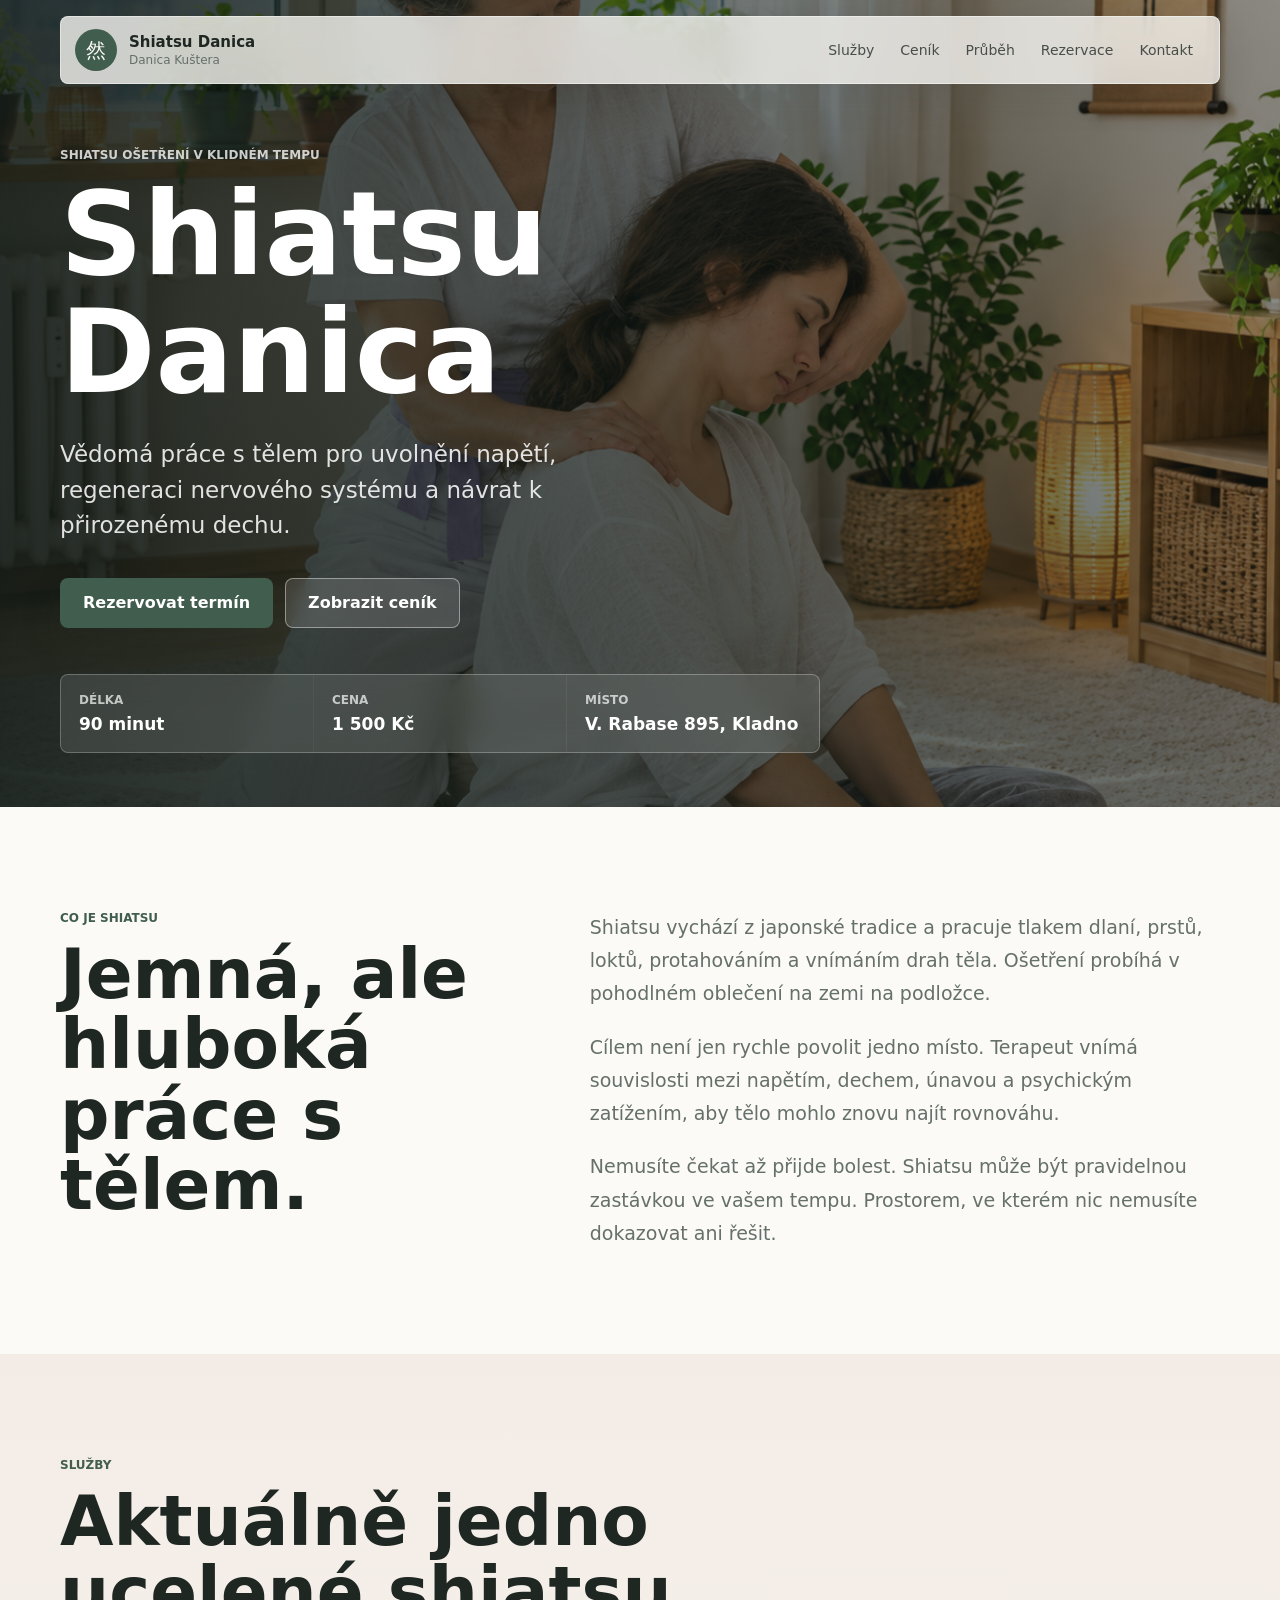
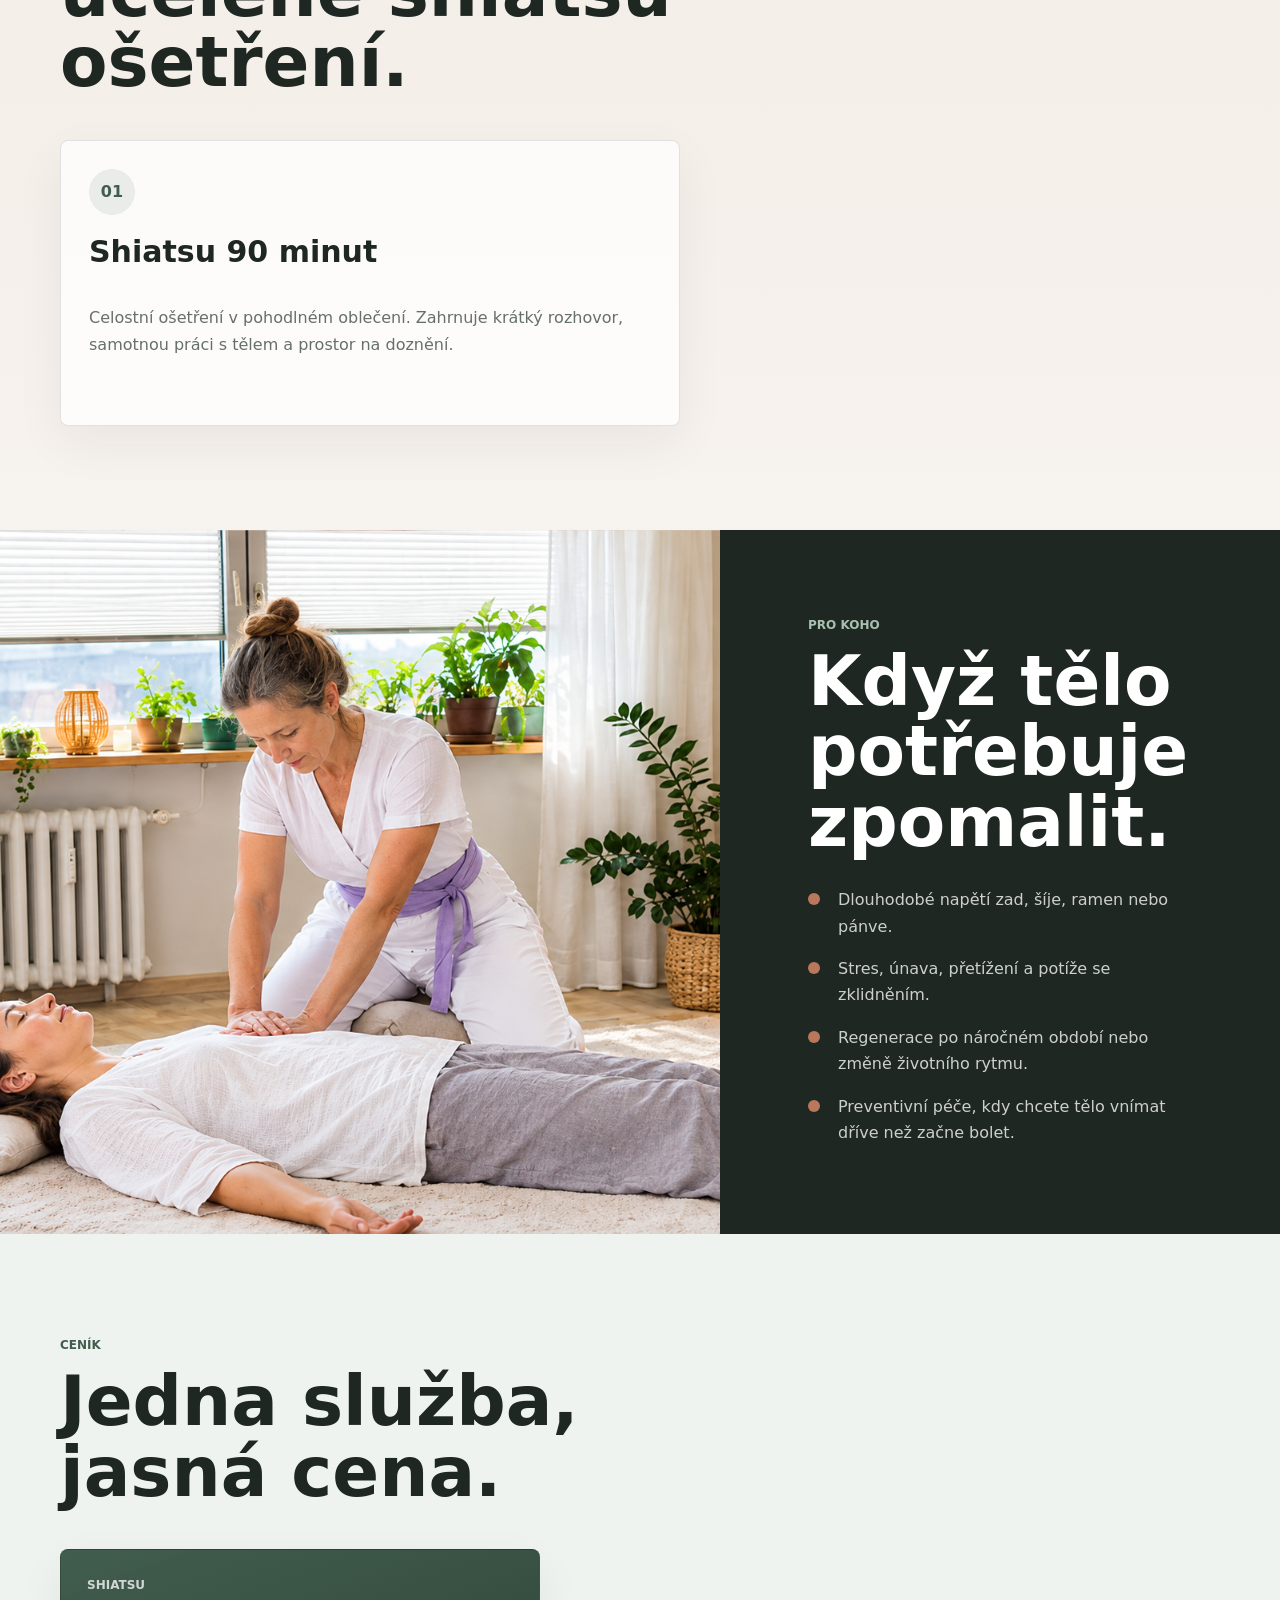
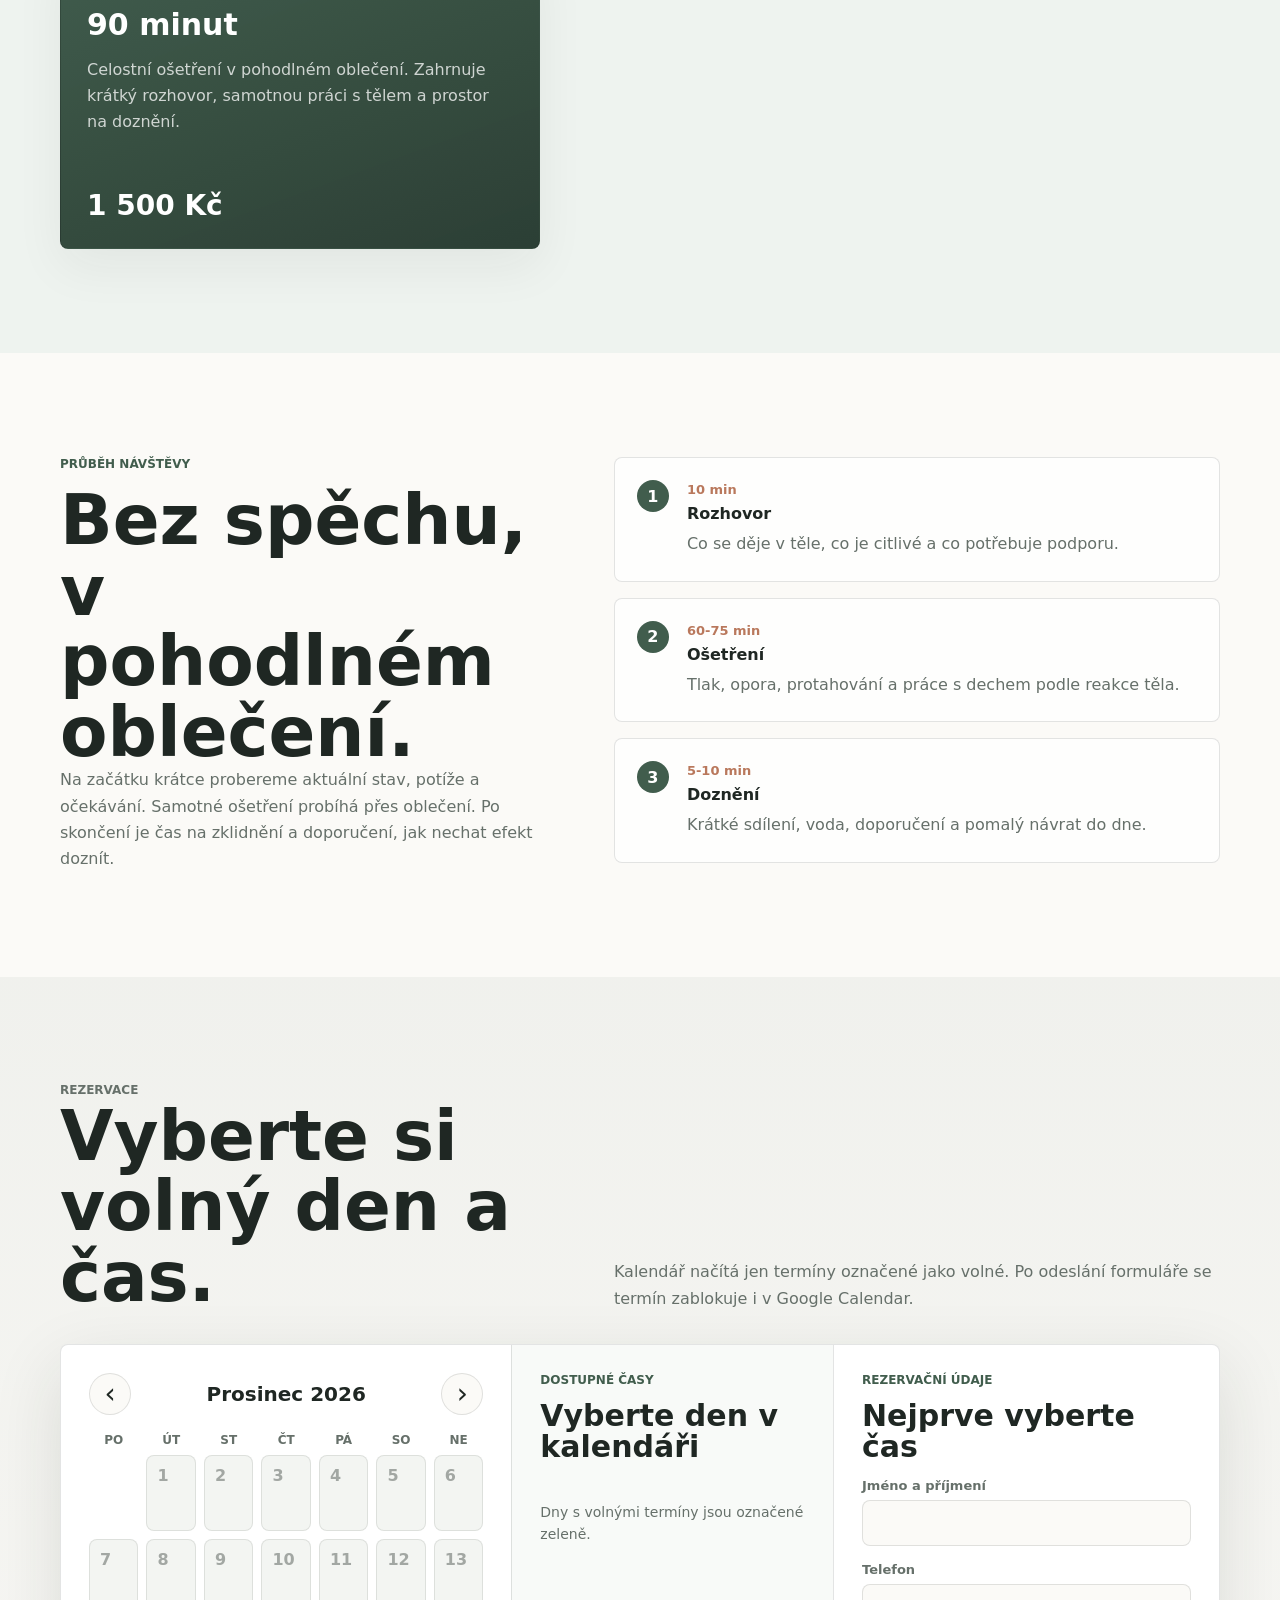
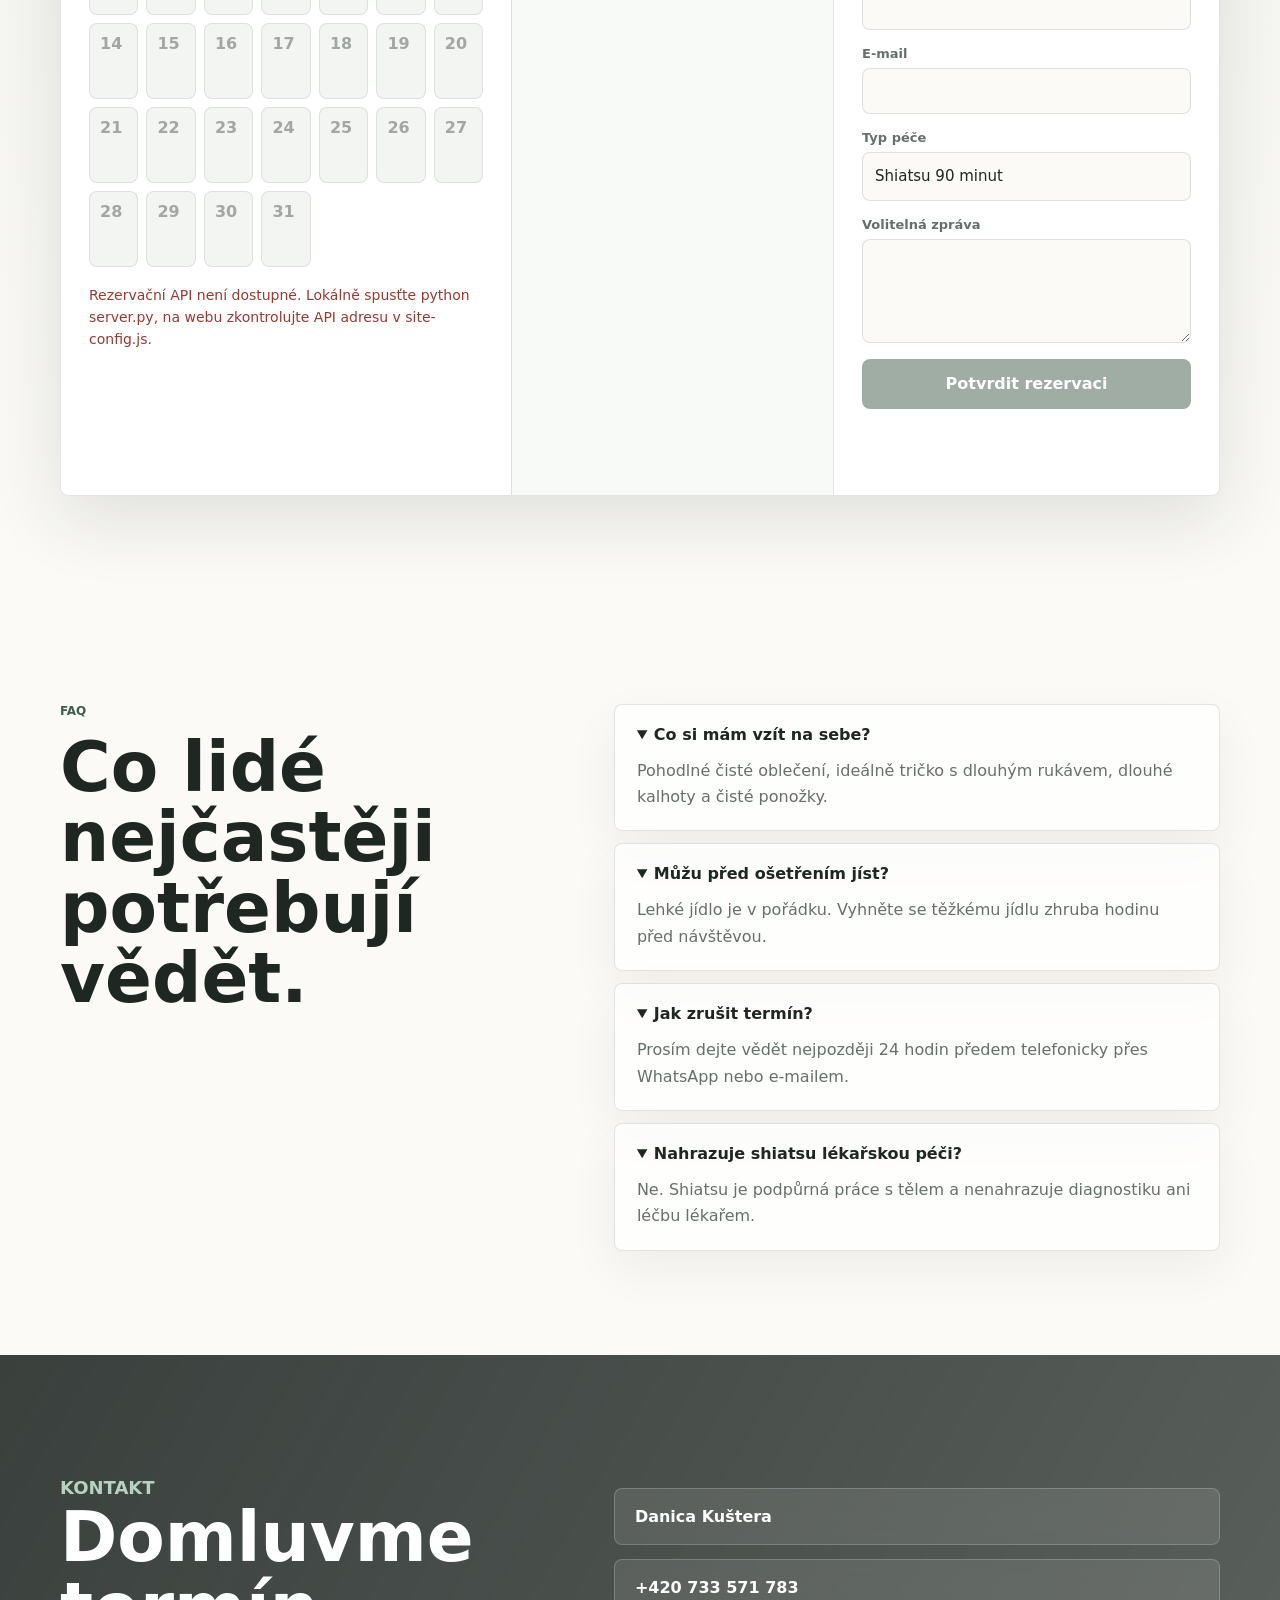
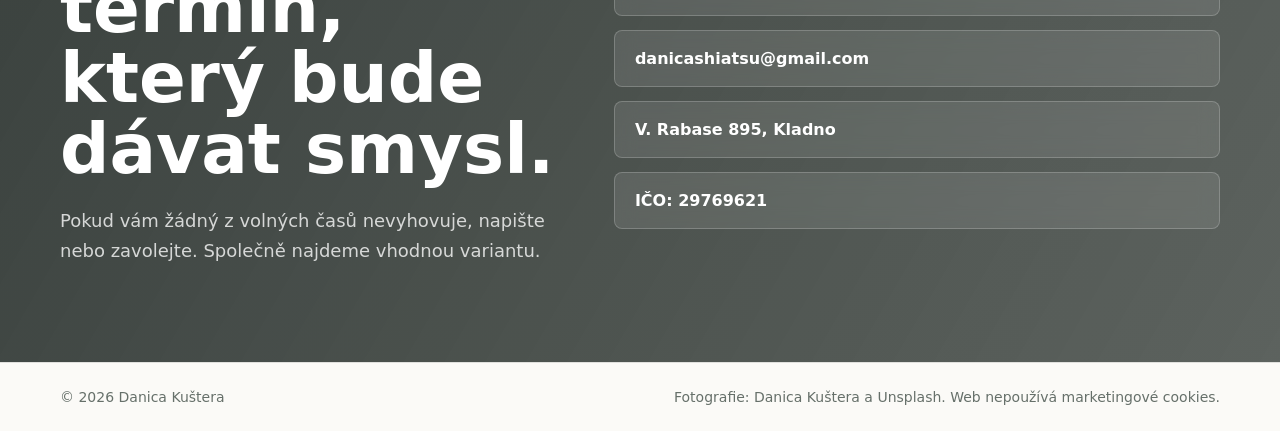
<file: index.html>
<!DOCTYPE html>
<!-- saved from url=(0106)file:///C:/Users/Danica/Desktop/Shiatsu%20Kladno%20_%20Danica%20Ku%C5%A1tera%20_%20Rezervace%20online.html -->
<html lang="cs" class=" idc0_343 tueexmgjkp"><head><meta http-equiv="Content-Type" content="text/html; charset=UTF-8">
    
    <meta name="viewport" content="width=device-width, initial-scale=1">
    <meta name="description" content="Shiatsu v Kladně s Danicou Kušterou. Ošetření 90 minut za 1 500 Kč, adresa V. Rabase 895, online rezervace volného termínu.">
    <title>Shiatsu Kladno | Danica Kuštera | Rezervace online</title>
    <link rel="canonical" href="https://shiatsudanica.github.io/">
    <link rel="icon" href="https://shiatsudanica.github.io/favicon.ico" sizes="any">
    <link rel="icon" type="image/png" sizes="32x32" href="https://shiatsudanica.github.io/favicon-32x32.png">
    <link rel="icon" type="image/png" sizes="16x16" href="https://shiatsudanica.github.io/favicon-16x16.png">
    <link rel="apple-touch-icon" href="https://shiatsudanica.github.io/apple-touch-icon.png">
    <link rel="manifest" href="https://shiatsudanica.github.io/site.webmanifest">
    <meta name="theme-color" content="#365847">
    <meta property="og:type" content="website">
    <meta property="og:locale" content="cs_CZ">
    <meta property="og:site_name" content="Shiatsu Danica">
    <meta property="og:title" content="Shiatsu Kladno | Danica Kuštera">
    <meta property="og:description" content="Klidné shiatsu ošetření v Kladně. 90 minut za 1 500 Kč, online rezervace volného termínu.">
    <meta property="og:url" content="https://shiatsudanica.github.io/">
    <meta property="og:image" content="https://shiatsudanica.github.io/icon-512.png">
    <meta name="twitter:card" content="summary">
    <meta name="twitter:title" content="Shiatsu Kladno | Danica Kuštera">
    <meta name="twitter:description" content="Shiatsu ošetření v Kladně, 90 minut za 1 500 Kč. Rezervace termínu online.">
    <meta name="twitter:image" content="https://shiatsudanica.github.io/icon-512.png">
    <script type="application/ld+json">
      {
        "@context": "https://schema.org",
        "@type": "HealthAndBeautyBusiness",
        "@id": "https://shiatsudanica.github.io/#business",
        "name": "Shiatsu Danica Kuštera",
        "alternateName": "Shiatsu Danica",
        "url": "https://shiatsudanica.github.io/",
        "logo": "https://shiatsudanica.github.io/icon-512.png",
        "image": "https://shiatsudanica.github.io/icon-512.png",
        "description": "Shiatsu ošetření v Kladně s možností online rezervace volného termínu.",
        "telephone": "+420733571783",
        "email": "danicashiatsu@gmail.com",
        "priceRange": "1500 Kč",
        "address": {
          "@type": "PostalAddress",
          "streetAddress": "V. Rabase 895",
          "addressLocality": "Kladno",
          "addressCountry": "CZ"
        },
        "areaServed": {
          "@type": "City",
          "name": "Kladno"
        },
        "makesOffer": {
          "@type": "Offer",
          "price": "1500",
          "priceCurrency": "CZK",
          "itemOffered": {
            "@type": "Service",
            "name": "Shiatsu 90 minut",
            "serviceType": "Shiatsu ošetření",
            "description": "Celostní shiatsu ošetření v pohodlném oblečení."
          }
        }
      }
    </script>
    <link rel="preconnect" href="https://images.unsplash.com/">
    <link rel="stylesheet" href="styles-2.css">
  </head>
  <body>
    <header class="site-header" data-nav="">
      <a class="brand" href="https://shiatsudanica.github.io/#top" aria-label="Shiatsu Danica Kuštera">
        <span class="brand-mark">然</span>
        <span>
          <strong>Shiatsu Danica</strong>
          <small>Danica Kuštera</small>
        </span>
      </a>

      <button class="menu-toggle" type="button" aria-label="Otevřít menu" data-menu-toggle="">
        <span></span>
        <span></span>
      </button>

      <nav class="site-nav" data-menu="">
        <a href="https://shiatsudanica.github.io/#sluzby">Služby</a>
        <a href="https://shiatsudanica.github.io/#cenik">Ceník</a>
        <a href="https://shiatsudanica.github.io/#prubeh">Průběh</a>
        <a href="https://shiatsudanica.github.io/#rezervace">Rezervace</a>
        <a href="https://shiatsudanica.github.io/#kontakt">Kontakt</a>
      </nav>
    </header>

    <main id="top">
      <section class="hero" aria-label="Úvod">
        <div class="hero-media"></div>
        <div class="hero-shade"></div>
        <div class="container hero-content">
          <p class="eyebrow">Shiatsu ošetření v klidném tempu</p>
          <h1>Shiatsu Danica</h1>
          <p class="hero-copy">
            Vědomá práce s tělem pro uvolnění napětí, regeneraci nervového systému
            a návrat k přirozenému dechu.
          </p>
          <div class="hero-actions">
            <a class="button button-primary" href="https://shiatsudanica.github.io/#rezervace">Rezervovat termín</a>
            <a class="button button-ghost" href="https://shiatsudanica.github.io/#cenik">Zobrazit ceník</a>
          </div>
          <dl class="hero-facts" aria-label="Rychlé informace">
            <div>
              <dt>Délka</dt>
              <dd>90 minut</dd>
            </div>
            <div>
              <dt>Cena</dt>
              <dd>1 500 Kč</dd>
            </div>
            <div>
              <dt>Místo</dt>
              <dd>V. Rabase 895, Kladno</dd>
            </div>
          </dl>
        </div>
      </section>

      <section class="intro section-band">
        <div class="container intro-grid">
          <div>
            <p class="section-kicker">Co je shiatsu</p>
            <h2>Jemná, ale hluboká práce s tělem.</h2>
          </div>
          <div class="lead-block">
            <p>
              Shiatsu vychází z japonské tradice a pracuje tlakem dlaní, prstů,
              loktů, protahováním a vnímáním drah těla. Ošetření probíhá v
              pohodlném oblečení na zemi na podložce.
            </p>
            <p>
              Cílem není jen rychle povolit jedno místo. Terapeut vnímá souvislosti
              mezi napětím, dechem, únavou a psychickým zatížením, aby tělo mohlo
              znovu najít rovnováhu.
            </p><p>Nemusíte čekat až přijde bolest. Shiatsu může být pravidelnou zastávkou ve vašem tempu. Prostorem, ve kterém nic nemusíte dokazovat ani řešit.&nbsp;</p>
          </div>
        </div>
      </section>

      <section id="sluzby" class="section section-soft">
        <div class="container">
          <div class="section-heading">
            <p class="section-kicker">Služby</p>
            <h2>Aktuálně jedno ucelené shiatsu ošetření.</h2>
          </div>

          <div class="service-grid is-single" data-service-grid="">
          <article class="service-card">
            <span class="service-icon">01</span>
            <h3>Shiatsu 90 minut</h3>
            <p>Celostní ošetření v pohodlném oblečení. Zahrnuje krátký rozhovor, samotnou práci s tělem a prostor na doznění.</p>
          </article>
        </div>
        </div>
      </section>

      <section class="image-story" aria-label="Atmosféra studia">
        <div class="story-image story-image-left" role="img" aria-label="Klidný prostor pro masáž"></div>
        <div class="story-copy">
          <p class="section-kicker">Pro koho</p>
          <h2>Když tělo potřebuje zpomalit.</h2>
          <ul class="check-list">
            <li>Dlouhodobé napětí zad, šíje, ramen nebo pánve.</li>
            <li>Stres, únava, přetížení a potíže se zklidněním.</li>
            <li>Regenerace po náročném období nebo změně životního rytmu.</li>
            <li>Preventivní péče, kdy chcete tělo vnímat dříve než začne bolet.</li>
          </ul>
        </div>
      </section>

      <section id="cenik" class="section section-muted">
        <div class="container">
          <div class="section-heading compact">
            <p class="section-kicker">Ceník</p>
            <h2>Jedna služba, jasná cena.</h2>
          </div>

          <div class="price-grid is-single" data-price-grid="">
          <article class="price-card featured">
            <div>
              <p class="price-label">Shiatsu</p>
              <h3>90 minut</h3>
              <p>Celostní ošetření v pohodlném oblečení. Zahrnuje krátký rozhovor, samotnou práci s tělem a prostor na doznění.</p>
            </div>
            <strong>1 500 Kč</strong>
          </article>
        </div>
        </div>
      </section>

      <section id="prubeh" class="section process-section">
        <div class="container process-grid">
          <div>
            <p class="section-kicker">Průběh návštěvy</p>
            <h2>Bez spěchu, v pohodlném oblečení.</h2>
            <p class="section-text">
              Na začátku krátce probereme aktuální stav, potíže a očekávání.
              Samotné ošetření probíhá přes oblečení. Po skončení je čas na
              zklidnění a doporučení, jak nechat efekt doznít.
            </p>
          </div>

          <ol class="timeline">
            <li>
              <span>10 min</span>
              <strong>Rozhovor</strong>
              <p>Co se děje v těle, co je citlivé a co potřebuje podporu.</p>
            </li>
            <li>
              <span>60-75 min</span>
              <strong>Ošetření&nbsp;</strong><p>Tlak, opora, protahování a práce s dechem podle reakce těla.</p>
            </li>
            <li>
              <span>5-10 min</span>
              <strong>Doznění</strong>
              <p>Krátké sdílení, voda, doporučení a pomalý návrat do dne.</p>
            </li>
          </ol>
        </div>
      </section>

      <section id="rezervace" class="section booking-section">
        <div class="container">
          <div class="booking-heading">
            <div>
              <p class="section-kicker">Rezervace</p>
              <h2>Vyberte si volný den a čas.</h2>
            </div>
            <p>
              Kalendář načítá jen termíny označené jako volné. Po odeslání formuláře
              se termín zablokuje i v Google Calendar.
            </p>
          </div>

          <div class="booking-shell" data-booking-app="">
            <div class="calendar-panel">
              <div class="calendar-toolbar">
                <button class="icon-button" type="button" data-prev-month="" aria-label="Předchozí měsíc">‹</button>
                <strong data-month-label="">Září 2026</strong>
                <button class="icon-button" type="button" data-next-month="" aria-label="Další měsíc">›</button>
              </div>

              <div class="weekdays" aria-hidden="true">
                <span>Po</span>
                <span>Út</span>
                <span>St</span>
                <span>Čt</span>
                <span>Pá</span>
                <span>So</span>
                <span>Ne</span>
              </div>

              <div class="calendar-grid" data-calendar-grid="" aria-label="Kalendář volných termínů"><div class="calendar-day is-blank" aria-hidden="true"></div><button type="button" class="calendar-day is-empty" data-date="2026-09-01" disabled="" title="Bez termínů">
      <span class="day-number">1</span>
      <span class="day-status"></span>
    </button><button type="button" class="calendar-day is-empty" data-date="2026-09-02" disabled="" title="Bez termínů">
      <span class="day-number">2</span>
      <span class="day-status"></span>
    </button><button type="button" class="calendar-day is-empty" data-date="2026-09-03" disabled="" title="Bez termínů">
      <span class="day-number">3</span>
      <span class="day-status"></span>
    </button><button type="button" class="calendar-day is-empty" data-date="2026-09-04" disabled="" title="Bez termínů">
      <span class="day-number">4</span>
      <span class="day-status"></span>
    </button><button type="button" class="calendar-day is-empty" data-date="2026-09-05" disabled="" title="Bez termínů">
      <span class="day-number">5</span>
      <span class="day-status"></span>
    </button><button type="button" class="calendar-day is-empty" data-date="2026-09-06" disabled="" title="Bez termínů">
      <span class="day-number">6</span>
      <span class="day-status"></span>
    </button><button type="button" class="calendar-day is-empty" data-date="2026-09-07" disabled="" title="Bez termínů">
      <span class="day-number">7</span>
      <span class="day-status"></span>
    </button><button type="button" class="calendar-day is-empty" data-date="2026-09-08" disabled="" title="Bez termínů">
      <span class="day-number">8</span>
      <span class="day-status"></span>
    </button><button type="button" class="calendar-day is-empty" data-date="2026-09-09" disabled="" title="Bez termínů">
      <span class="day-number">9</span>
      <span class="day-status"></span>
    </button><button type="button" class="calendar-day is-empty" data-date="2026-09-10" disabled="" title="Bez termínů">
      <span class="day-number">10</span>
      <span class="day-status"></span>
    </button><button type="button" class="calendar-day is-empty" data-date="2026-09-11" disabled="" title="Bez termínů">
      <span class="day-number">11</span>
      <span class="day-status"></span>
    </button><button type="button" class="calendar-day is-empty" data-date="2026-09-12" disabled="" title="Bez termínů">
      <span class="day-number">12</span>
      <span class="day-status"></span>
    </button><button type="button" class="calendar-day is-empty" data-date="2026-09-13" disabled="" title="Bez termínů">
      <span class="day-number">13</span>
      <span class="day-status"></span>
    </button><button type="button" class="calendar-day is-empty" data-date="2026-09-14" disabled="" title="Bez termínů">
      <span class="day-number">14</span>
      <span class="day-status"></span>
    </button><button type="button" class="calendar-day is-empty" data-date="2026-09-15" disabled="" title="Bez termínů">
      <span class="day-number">15</span>
      <span class="day-status"></span>
    </button><button type="button" class="calendar-day is-empty" data-date="2026-09-16" disabled="" title="Bez termínů">
      <span class="day-number">16</span>
      <span class="day-status"></span>
    </button><button type="button" class="calendar-day is-empty" data-date="2026-09-17" disabled="" title="Bez termínů">
      <span class="day-number">17</span>
      <span class="day-status"></span>
    </button><button type="button" class="calendar-day is-empty" data-date="2026-09-18" disabled="" title="Bez termínů">
      <span class="day-number">18</span>
      <span class="day-status"></span>
    </button><button type="button" class="calendar-day is-empty" data-date="2026-09-19" disabled="" title="Bez termínů">
      <span class="day-number">19</span>
      <span class="day-status"></span>
    </button><button type="button" class="calendar-day is-today is-empty" data-date="2026-09-20" disabled="" title="Bez termínů">
      <span class="day-number">20</span>
      <span class="day-status"></span>
    </button><button type="button" class="calendar-day is-empty" data-date="2026-09-21" disabled="" title="Bez termínů">
      <span class="day-number">21</span>
      <span class="day-status"></span>
    </button><button type="button" class="calendar-day is-empty" data-date="2026-09-22" disabled="" title="Bez termínů">
      <span class="day-number">22</span>
      <span class="day-status"></span>
    </button><button type="button" class="calendar-day is-empty" data-date="2026-09-23" disabled="" title="Bez termínů">
      <span class="day-number">23</span>
      <span class="day-status"></span>
    </button><button type="button" class="calendar-day is-empty" data-date="2026-09-24" disabled="" title="Bez termínů">
      <span class="day-number">24</span>
      <span class="day-status"></span>
    </button><button type="button" class="calendar-day is-empty" data-date="2026-09-25" disabled="" title="Bez termínů">
      <span class="day-number">25</span>
      <span class="day-status"></span>
    </button><button type="button" class="calendar-day is-empty" data-date="2026-09-26" disabled="" title="Bez termínů">
      <span class="day-number">26</span>
      <span class="day-status"></span>
    </button><button type="button" class="calendar-day is-empty" data-date="2026-09-27" disabled="" title="Bez termínů">
      <span class="day-number">27</span>
      <span class="day-status"></span>
    </button><button type="button" class="calendar-day is-empty" data-date="2026-09-28" disabled="" title="Bez termínů">
      <span class="day-number">28</span>
      <span class="day-status"></span>
    </button><button type="button" class="calendar-day is-empty" data-date="2026-09-29" disabled="" title="Bez termínů">
      <span class="day-number">29</span>
      <span class="day-status"></span>
    </button><button type="button" class="calendar-day is-empty" data-date="2026-09-30" disabled="" title="Bez termínů">
      <span class="day-number">30</span>
      <span class="day-status"></span>
    </button><div class="calendar-day is-blank" aria-hidden="true"></div><div class="calendar-day is-blank" aria-hidden="true"></div><div class="calendar-day is-blank" aria-hidden="true"></div><div class="calendar-day is-blank" aria-hidden="true"></div></div>
              <p class="booking-note is-error" data-booking-mode="">Rezervační API není dostupné. Lokálně spusťte python server.py, na webu zkontrolujte API adresu v site-config.js.</p>
            </div>

            <aside class="times-panel" aria-live="polite">
              <div>
                <p class="panel-label">Dostupné časy</p>
                <h3 data-selected-day="">Vyberte den v kalendáři</h3>
              </div>
              <div class="time-list" data-time-list=""><p class="booking-note">Dny s volnými termíny jsou označené zeleně.</p></div>
            </aside>

            <form class="booking-form" data-booking-form="">
              <div>
                <p class="panel-label">Rezervační údaje</p>
                <h3 data-selected-slot="">Nejprve vyberte čas</h3>
              </div>

              <label>
                Jméno a příjmení
                <input name="name" autocomplete="name" required="" minlength="2" maxlength="80">
              </label>

              <label>
                Telefon
                <input name="phone" autocomplete="tel" required="" minlength="6" maxlength="30">
              </label>

              <label>
                E-mail
                <input name="email" type="email" autocomplete="email" required="" maxlength="120">
              </label>

              <label>
                Typ péče
                <span class="service-display" data-booking-service-label="">Shiatsu 90 minut</span>
                <input type="hidden" name="service" value="Shiatsu 90 minut" data-booking-service-input="">
              </label>

              <label>
                Volitelná zpráva
                <textarea name="message" rows="4" maxlength="600"></textarea>
              </label>

              <label class="hidden-field">
                Nechte prázdné
                <input name="website" tabindex="-1" autocomplete="off">
              </label>

              <button class="button button-primary" type="submit" data-submit-booking="" disabled="">
                Potvrdit rezervaci
              </button>
              <p class="form-status" data-form-status=""></p>
            </form>
          </div>
        </div>
      </section>

      <section class="section faq-section">
        <div class="container faq-grid">
          <div>
            <p class="section-kicker">FAQ</p>
            <h2>Co lidé nejčastěji potřebují vědět.</h2>
          </div>

          <div class="faq-list">
            <details open="">
              <summary>Co si mám vzít na sebe?</summary>
              <p>Pohodlné čisté oblečení, ideálně tričko s dlouhým rukávem, dlouhé kalhoty a čisté ponožky.&nbsp;</p>
            </details>
            <details open="">
              <summary>Můžu před ošetřením jíst?</summary>
              <p>Lehké jídlo je v pořádku. Vyhněte se těžkému jídlu zhruba hodinu před návštěvou.</p>
            </details>
            <details open="">
              <summary>Jak zrušit termín?</summary>
              <p>Prosím dejte vědět nejpozději 24 hodin předem telefonicky přes WhatsApp nebo e-mailem.</p>
            </details>
            <details open="">
              <summary>Nahrazuje shiatsu lékařskou péči?</summary>
              <p>Ne. Shiatsu je podpůrná práce s tělem a nenahrazuje diagnostiku ani léčbu lékařem.</p>
            </details>
          </div>
        </div>
      </section>

      <section id="kontakt" class="contact-section">
        <div class="container contact-grid">
          <div>
            <p class="section-kicker">Kontakt</p>
            <h2>Domluvme termín, který bude dávat smysl.</h2>
            <p>
              Pokud vám žádný z volných časů nevyhovuje, napište nebo zavolejte.
              Společně najdeme vhodnou variantu.
            </p>
          </div>

          <address class="contact-list">
            <span>Danica Kuštera</span>
            <a href="tel:+420733571783">+420 733 571 783</a>
            <a href="mailto:danicashiatsu@gmail.com">danicashiatsu@gmail.com</a>
            <span>V. Rabase 895, Kladno</span>
            <span>IČO: 29769621</span>
          </address>
        </div>
      </section>
    </main>

    <footer class="site-footer">
      <div class="container footer-grid">
        <p>© <span data-year="">2026</span> Danica Kuštera</p>
        <p>Fotografie: Danica Kuštera a Unsplash. Web nepoužívá marketingové cookies.</p>
      </div>
    </footer>

    <script src="site-config.js?v=2"></script>
    <script src="app.js?v=6" defer></script>
  

</body></html>
</file>
<file: styles-2.css>
/* Vzhled pro index.html s novými fotografiemi ve vysokém rozlišení. */
@import url("styles.css?v=6");

.hero-media {
  background-image: url("images/shiatsu-hero-seated-enhanced.png");
}

.story-image-left {
  background-image: url("images/shiatsu-story-wide-enhanced.png");
}
</file>
